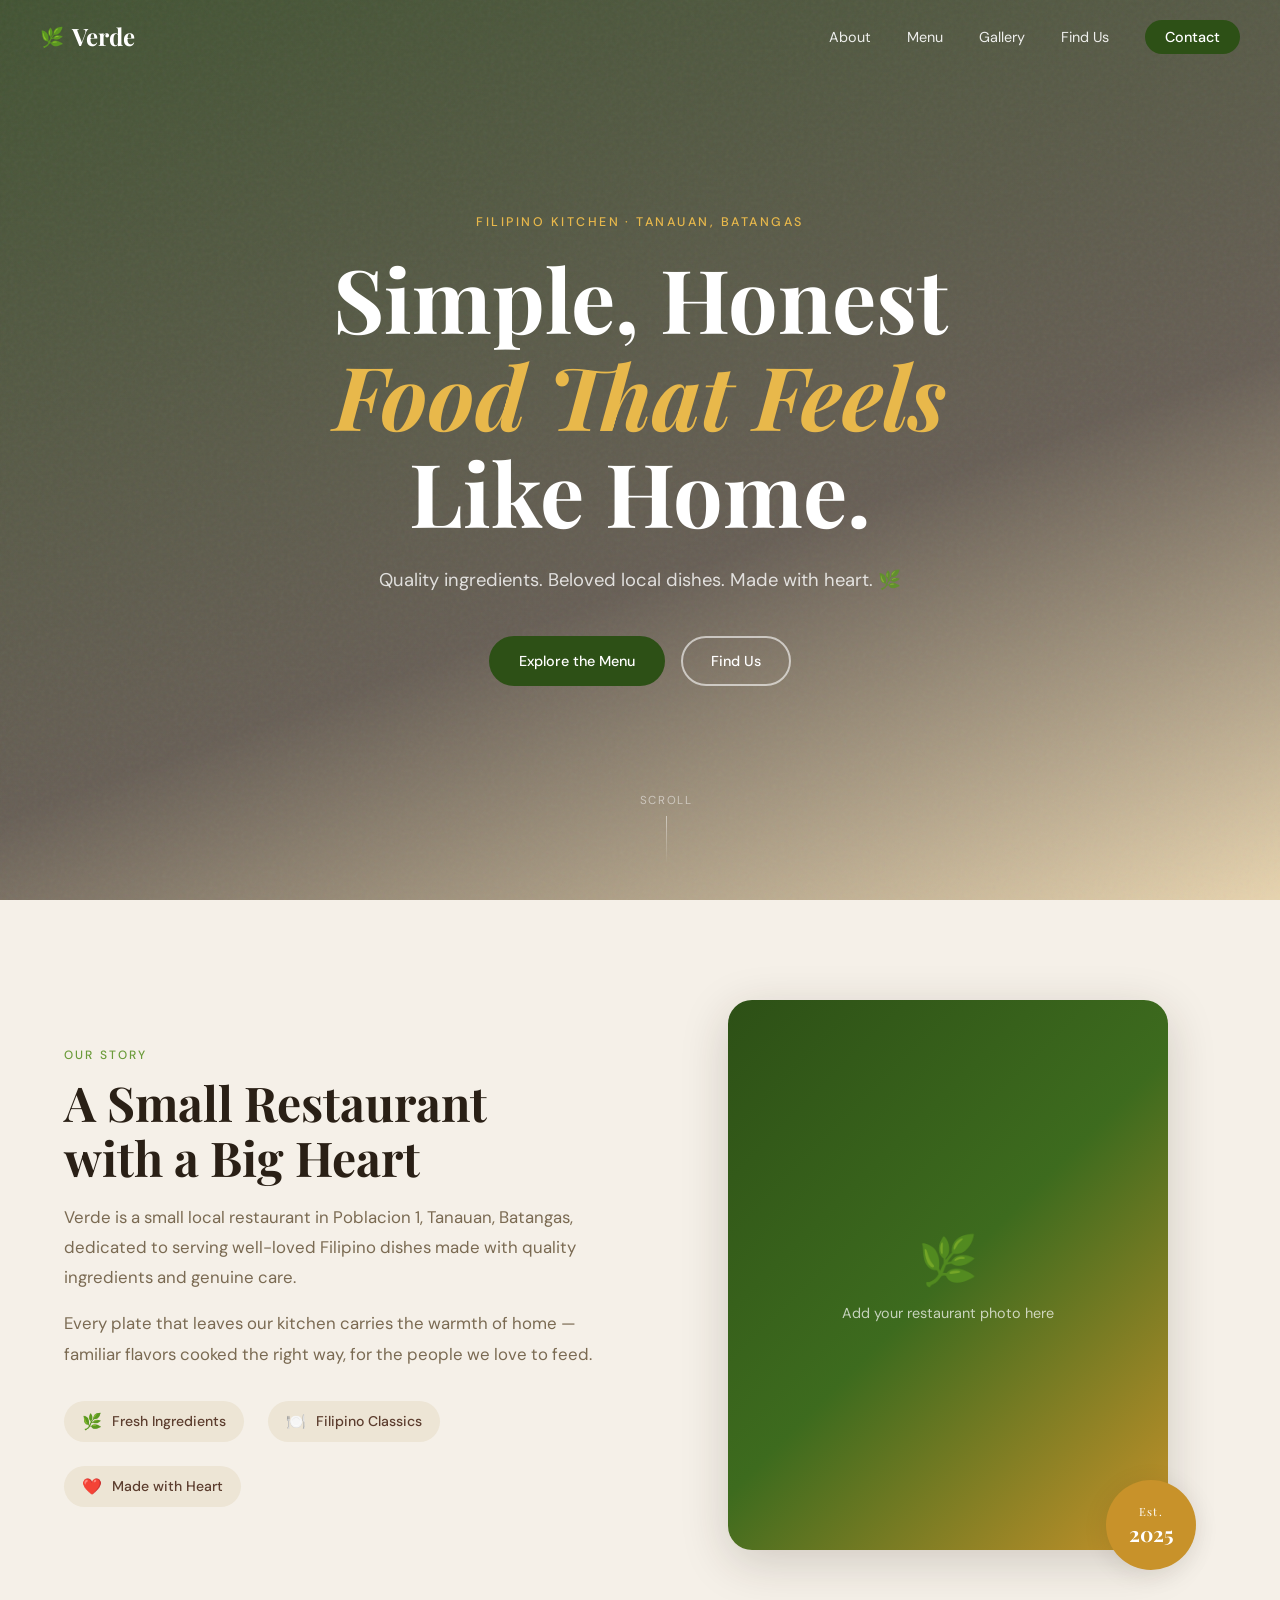
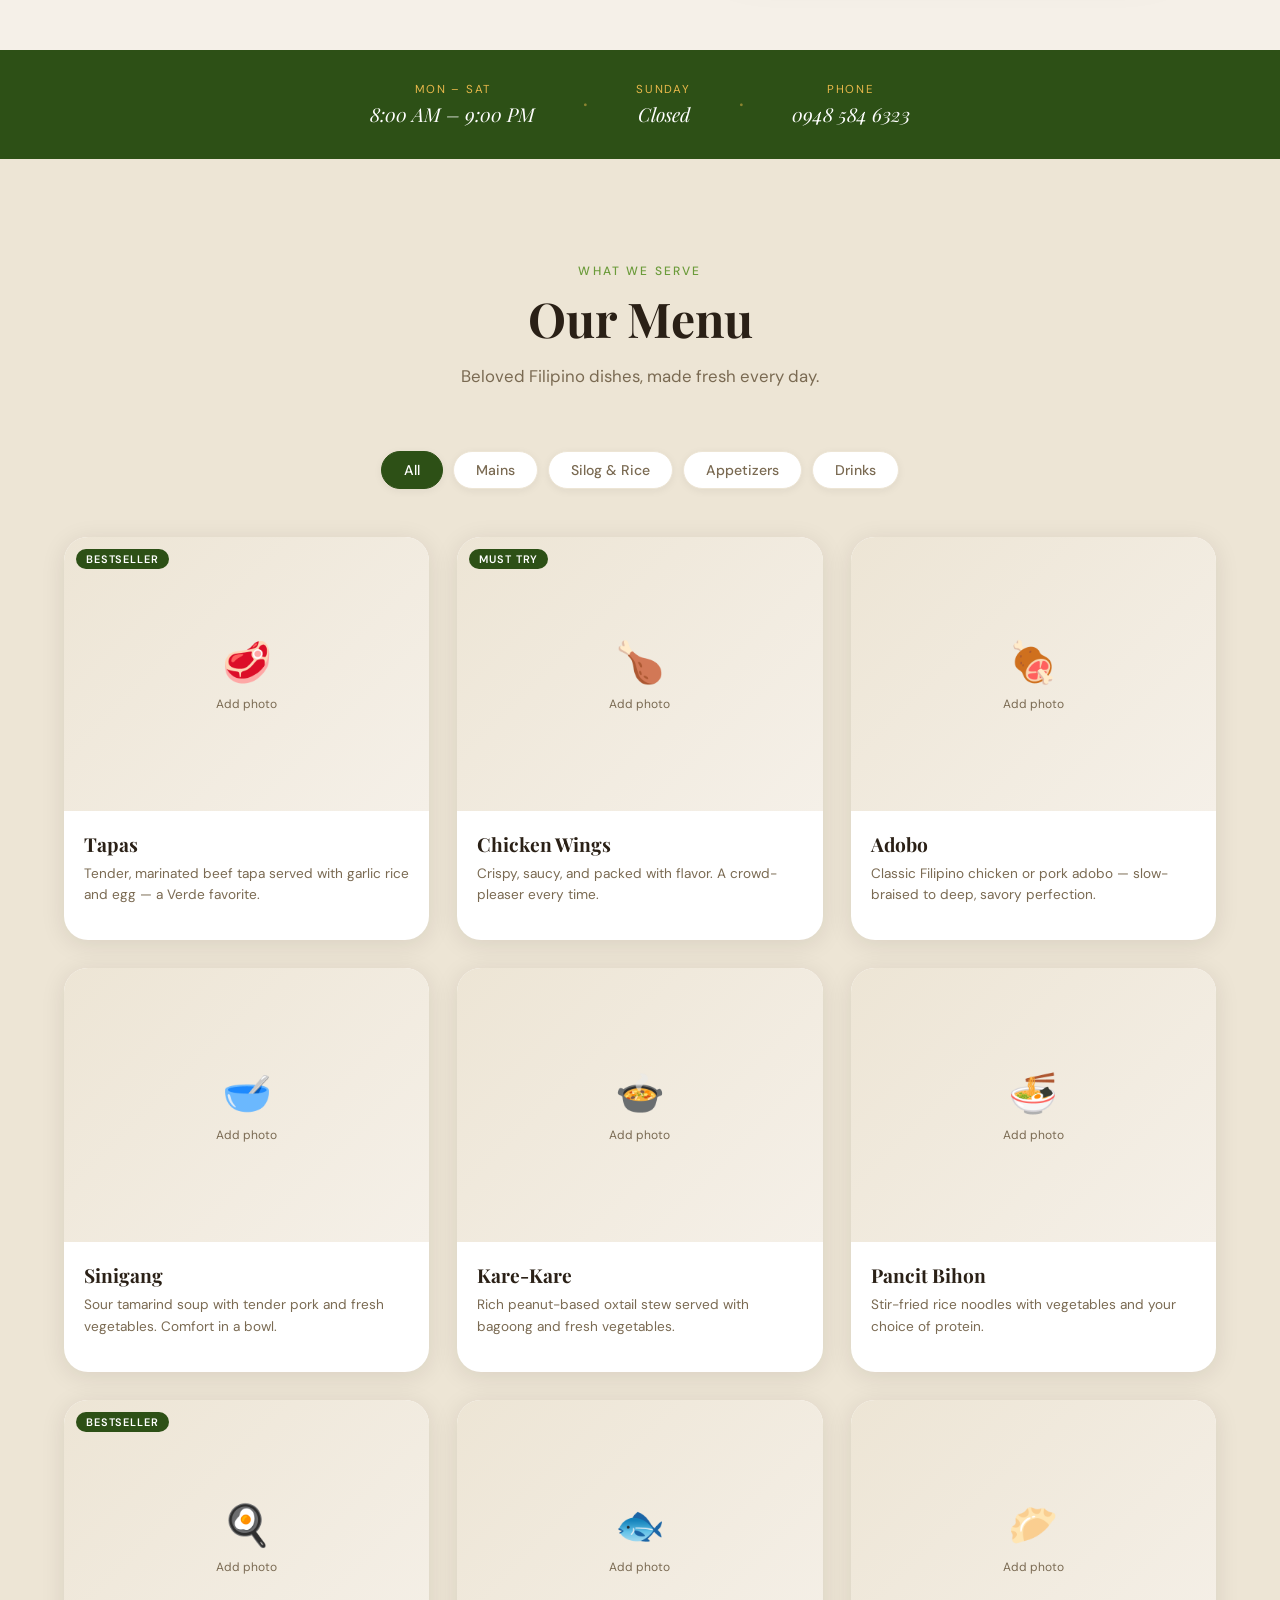
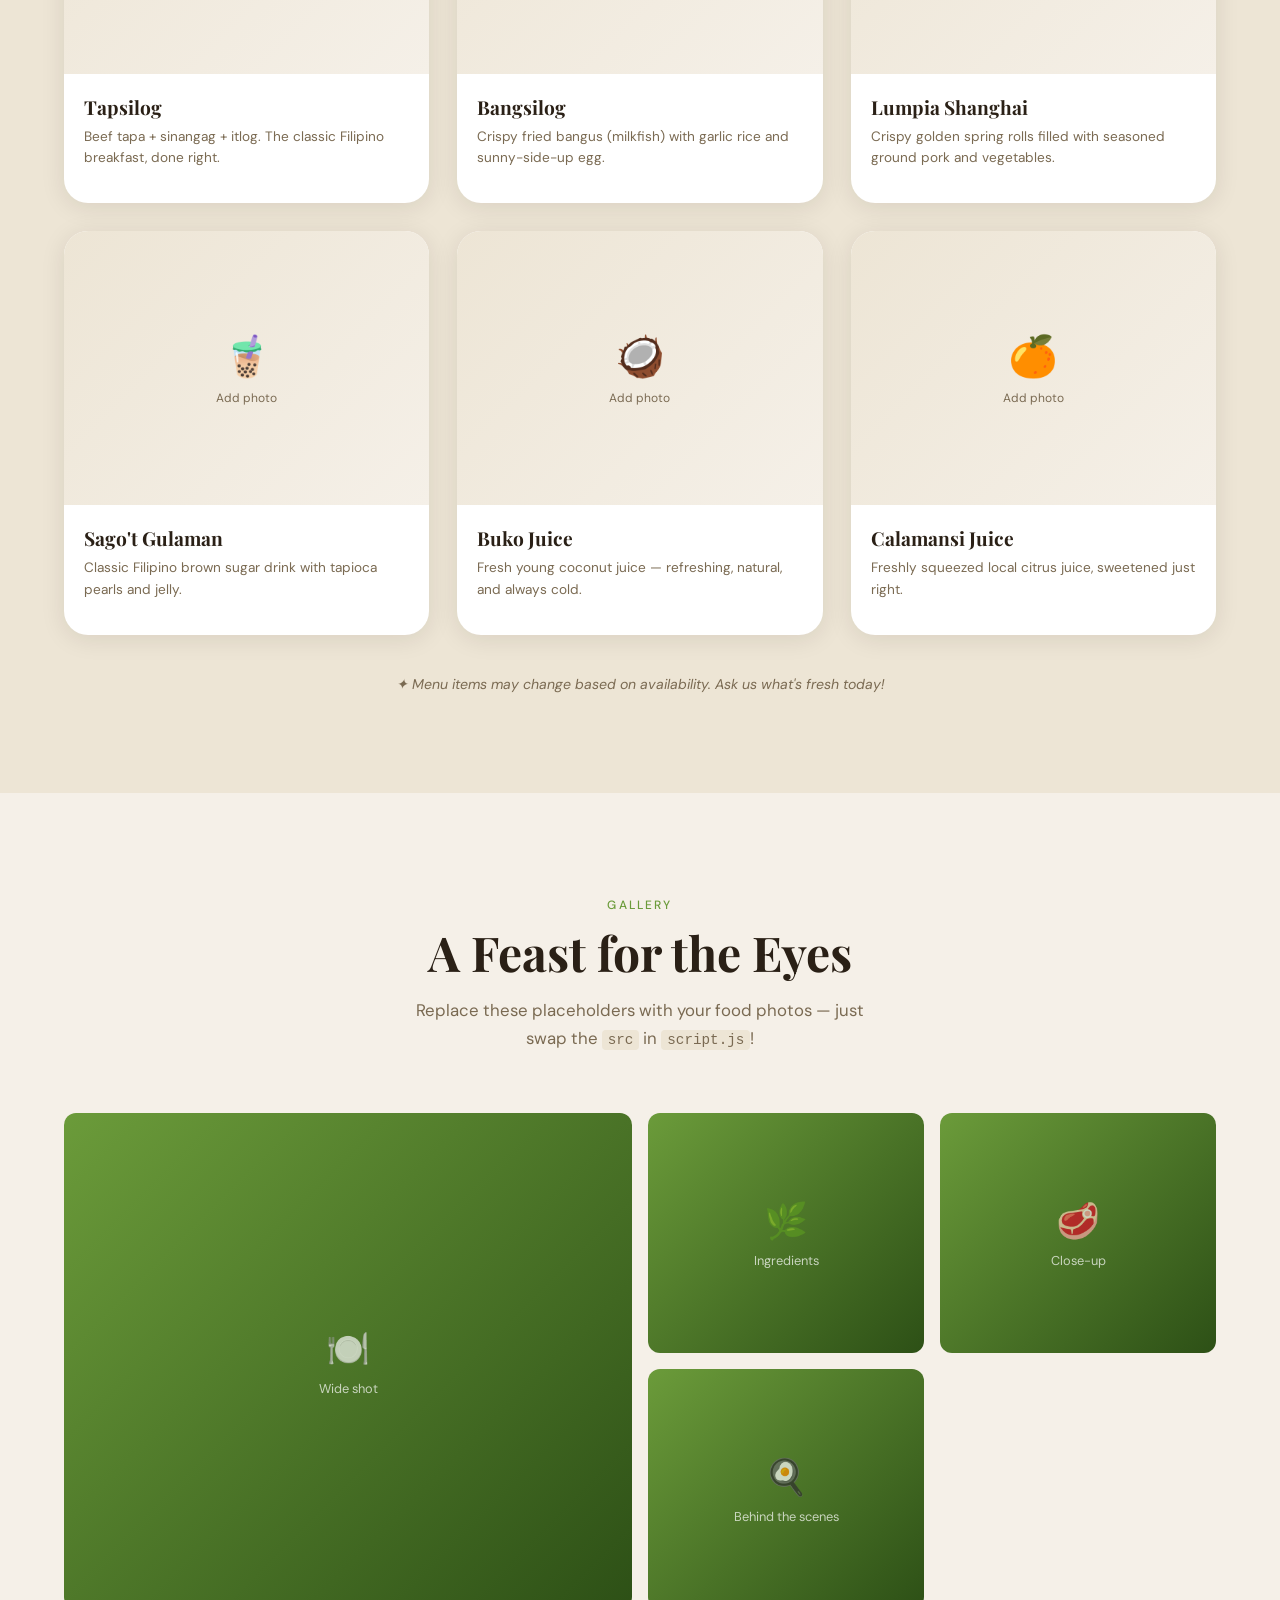
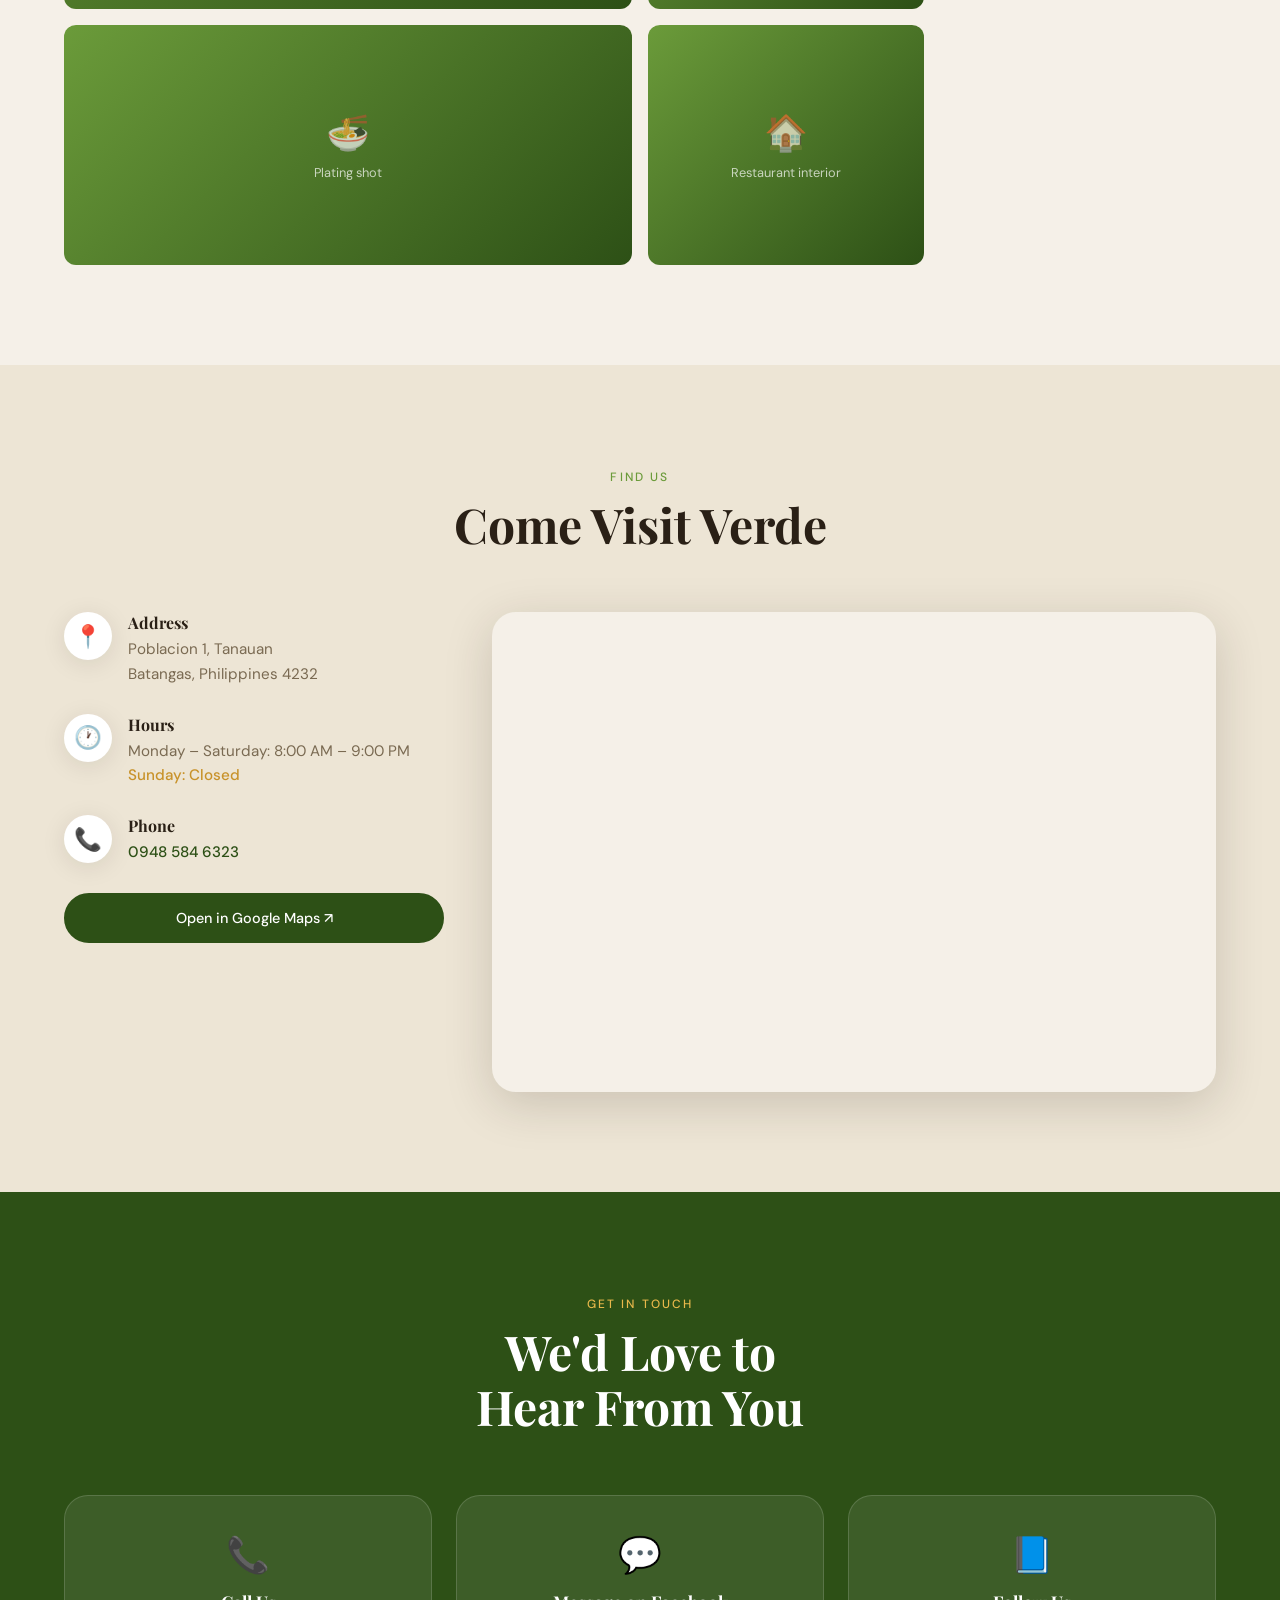
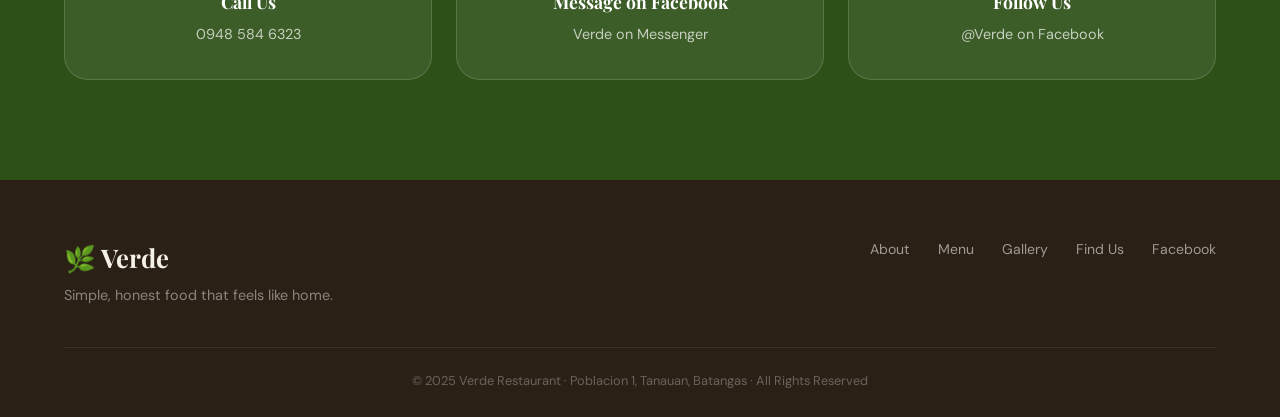
<file: index.html>
<!DOCTYPE html>
<html lang="en">
<head>
  <meta charset="UTF-8" />
  <meta name="viewport" content="width=device-width, initial-scale=1.0" />
  <title>Verde — Filipino Kitchen, Tanauan</title>
  <link rel="preconnect" href="https://fonts.googleapis.com" />
  <link rel="preconnect" href="https://fonts.gstatic.com" crossorigin />
  <link href="https://fonts.googleapis.com/css2?family=Playfair+Display:ital,wght@0,400;0,700;1,400;1,700&family=DM+Sans:wght@300;400;500&family=Cormorant+Garamond:ital,wght@0,300;0,400;1,300;1,400&display=swap" rel="stylesheet" />
  <link rel="stylesheet" href="style.css" />
</head>
<body>

  <!-- NAV -->
  <nav class="nav" id="nav">
    <div class="nav__logo">
      <span class="nav__logo-leaf">🌿</span>
      <span>Verde</span>
    </div>
    <ul class="nav__links">
      <li><a href="#about">About</a></li>
      <li><a href="#menu">Menu</a></li>
      <li><a href="#gallery">Gallery</a></li>
      <li><a href="#location">Find Us</a></li>
      <li><a href="#contact" class="nav__cta">Contact</a></li>
    </ul>
    <button class="nav__burger" id="burger" aria-label="Open menu">
      <span></span><span></span><span></span>
    </button>
  </nav>

  <!-- MOBILE MENU -->
  <div class="mobile-menu" id="mobileMenu">
    <button class="mobile-menu__close" id="closeMenu">✕</button>
    <ul>
      <li><a href="#about" class="mm-link">About</a></li>
      <li><a href="#menu" class="mm-link">Menu</a></li>
      <li><a href="#gallery" class="mm-link">Gallery</a></li>
      <li><a href="#location" class="mm-link">Find Us</a></li>
      <li><a href="#contact" class="mm-link">Contact</a></li>
    </ul>
  </div>

  <!-- HERO -->
  <section class="hero" id="hero">
    <div class="hero__bg"></div>
    <div class="hero__grain"></div>
    <div class="hero__content">
      <p class="hero__eyebrow">Filipino Kitchen · Tanauan, Batangas</p>
      <h1 class="hero__title">
        Simple, Honest<br />
        <em>Food That Feels</em><br />
        Like Home.
      </h1>
      <p class="hero__sub">Quality ingredients. Beloved local dishes. Made with heart. 🌿</p>
      <div class="hero__actions">
        <a href="#menu" class="btn btn--primary">Explore the Menu</a>
        <a href="#location" class="btn btn--ghost">Find Us</a>
      </div>
    </div>
    <div class="hero__scroll">
      <span>Scroll</span>
      <div class="hero__scroll-line"></div>
    </div>
  </section>

  <!-- ABOUT -->
  <section class="about section" id="about">
    <div class="container">
      <div class="about__grid">
        <div class="about__text">
          <span class="label">Our Story</span>
          <h2 class="section-title">A Small Restaurant<br />with a Big Heart</h2>
          <p>Verde is a small local restaurant in Poblacion 1, Tanauan, Batangas, dedicated to serving well-loved Filipino dishes made with quality ingredients and genuine care.</p>
          <p>Every plate that leaves our kitchen carries the warmth of home — familiar flavors cooked the right way, for the people we love to feed.</p>
          <div class="about__pillars">
            <div class="pillar">
              <span class="pillar__icon">🌿</span>
              <span>Fresh Ingredients</span>
            </div>
            <div class="pillar">
              <span class="pillar__icon">🍽️</span>
              <span>Filipino Classics</span>
            </div>
            <div class="pillar">
              <span class="pillar__icon">❤️</span>
              <span>Made with Heart</span>
            </div>
          </div>
        </div>
        <div class="about__visual">
          <div class="about__card about__card--large">
            <div class="about__img-placeholder">
              <span>🌿</span>
              <p>Add your restaurant photo here</p>
            </div>
          </div>
          <div class="about__badge">
            <span class="badge-text">Est.</span>
            <span class="badge-year">2025</span>
          </div>
        </div>
      </div>
    </div>
  </section>

  <!-- HOURS BAND -->
  <div class="hours-band">
    <div class="hours-band__inner">
      <div class="hours-item">
        <span class="hours-item__label">Mon – Sat</span>
        <span class="hours-item__time">8:00 AM – 9:00 PM</span>
      </div>
      <div class="hours-divider">·</div>
      <div class="hours-item">
        <span class="hours-item__label">Sunday</span>
        <span class="hours-item__time">Closed</span>
      </div>
      <div class="hours-divider">·</div>
      <div class="hours-item">
        <span class="hours-item__label">Phone</span>
        <span class="hours-item__time">0948 584 6323</span>
      </div>
    </div>
  </div>

  <!-- MENU -->
  <section class="menu section" id="menu">
    <div class="container">
      <div class="section-header">
        <span class="label">What We Serve</span>
        <h2 class="section-title">Our Menu</h2>
        <p class="section-sub">Beloved Filipino dishes, made fresh every day.</p>
      </div>

      <div class="menu__tabs">
        <button class="menu__tab active" data-tab="all">All</button>
        <button class="menu__tab" data-tab="mains">Mains</button>
        <button class="menu__tab" data-tab="silog">Silog &amp; Rice</button>
        <button class="menu__tab" data-tab="appetizers">Appetizers</button>
        <button class="menu__tab" data-tab="drinks">Drinks</button>
      </div>

      <div class="menu__grid" id="menuGrid">
        <!-- Items are injected by JS -->
      </div>

      <p class="menu__note">✦ Menu items may change based on availability. Ask us what's fresh today!</p>
    </div>
  </section>

  <!-- GALLERY -->
  <section class="gallery section" id="gallery">
    <div class="container">
      <div class="section-header">
        <span class="label">Gallery</span>
        <h2 class="section-title">A Feast for the Eyes</h2>
        <p class="section-sub">Replace these placeholders with your food photos — just swap the <code>src</code> in <code>script.js</code>!</p>
      </div>
      <div class="gallery__grid" id="galleryGrid">
        <!-- Injected by JS -->
      </div>
    </div>
  </section>

  <!-- LOCATION -->
  <section class="location section" id="location">
    <div class="container">
      <div class="section-header">
        <span class="label">Find Us</span>
        <h2 class="section-title">Come Visit Verde</h2>
      </div>
      <div class="location__grid">
        <div class="location__info">
          <div class="loc-item">
            <div class="loc-item__icon">📍</div>
            <div>
              <h4>Address</h4>
              <p>Poblacion 1, Tanauan<br />Batangas, Philippines 4232</p>
            </div>
          </div>
          <div class="loc-item">
            <div class="loc-item__icon">🕐</div>
            <div>
              <h4>Hours</h4>
              <p>Monday – Saturday: 8:00 AM – 9:00 PM<br /><span class="closed">Sunday: Closed</span></p>
            </div>
          </div>
          <div class="loc-item">
            <div class="loc-item__icon">📞</div>
            <div>
              <h4>Phone</h4>
              <p><a href="tel:09485846323">0948 584 6323</a></p>
            </div>
          </div>
          <a href="https://maps.google.com/?q=14.088719,121.150919" target="_blank" class="btn btn--primary btn--full">Open in Google Maps ↗</a>
        </div>
        <div class="location__map">
          <iframe
            src="https://www.google.com/maps/embed/v1/place?key=AIzaSyD-9tSrke72PouQMnMX-a7eZSW0jkFMBWY&q=14.088719,121.150919&zoom=16"
            width="100%"
            height="100%"
            style="border:0;"
            allowfullscreen=""
            loading="lazy"
            referrerpolicy="no-referrer-when-downgrade"
            title="Verde Restaurant Location">
          </iframe>
          <!-- Fallback static map -->
          <div class="map-fallback" id="mapFallback">
            <div class="map-pin">📍</div>
            <p>Poblacion 1, Tanauan, Batangas</p>
            <a href="https://maps.google.com/?q=14.088719,121.150919" target="_blank" class="btn btn--primary">View on Google Maps ↗</a>
          </div>
        </div>
      </div>
    </div>
  </section>

  <!-- CONTACT -->
  <section class="contact section" id="contact">
    <div class="container">
      <div class="contact__inner">
        <div class="section-header">
          <span class="label">Get in Touch</span>
          <h2 class="section-title">We'd Love to<br />Hear From You</h2>
        </div>
        <div class="contact__cards">
          <a href="tel:09485846323" class="contact-card">
            <span class="contact-card__icon">📞</span>
            <h4>Call Us</h4>
            <p>0948 584 6323</p>
          </a>
          <a href="https://www.facebook.com/messages/t/61575734294008/" target="_blank" class="contact-card">
            <span class="contact-card__icon">💬</span>
            <h4>Message on Facebook</h4>
            <p>Verde on Messenger</p>
          </a>
          <a href="https://www.facebook.com/profile.php?id=61575734294008" target="_blank" class="contact-card">
            <span class="contact-card__icon">📘</span>
            <h4>Follow Us</h4>
            <p>@Verde on Facebook</p>
          </a>
        </div>
      </div>
    </div>
  </section>

  <!-- FOOTER -->
  <footer class="footer">
    <div class="container">
      <div class="footer__inner">
        <div class="footer__brand">
          <span class="footer__logo">🌿 Verde</span>
          <p>Simple, honest food that feels like home.</p>
        </div>
        <div class="footer__links">
          <a href="#about">About</a>
          <a href="#menu">Menu</a>
          <a href="#gallery">Gallery</a>
          <a href="#location">Find Us</a>
          <a href="https://www.facebook.com/profile.php?id=61575734294008" target="_blank">Facebook</a>
        </div>
      </div>
      <div class="footer__bottom">
        <p>© 2025 Verde Restaurant · Poblacion 1, Tanauan, Batangas · All Rights Reserved</p>
      </div>
    </div>
  </footer>

  <script src="script.js"></script>
</body>
</html>
</file>
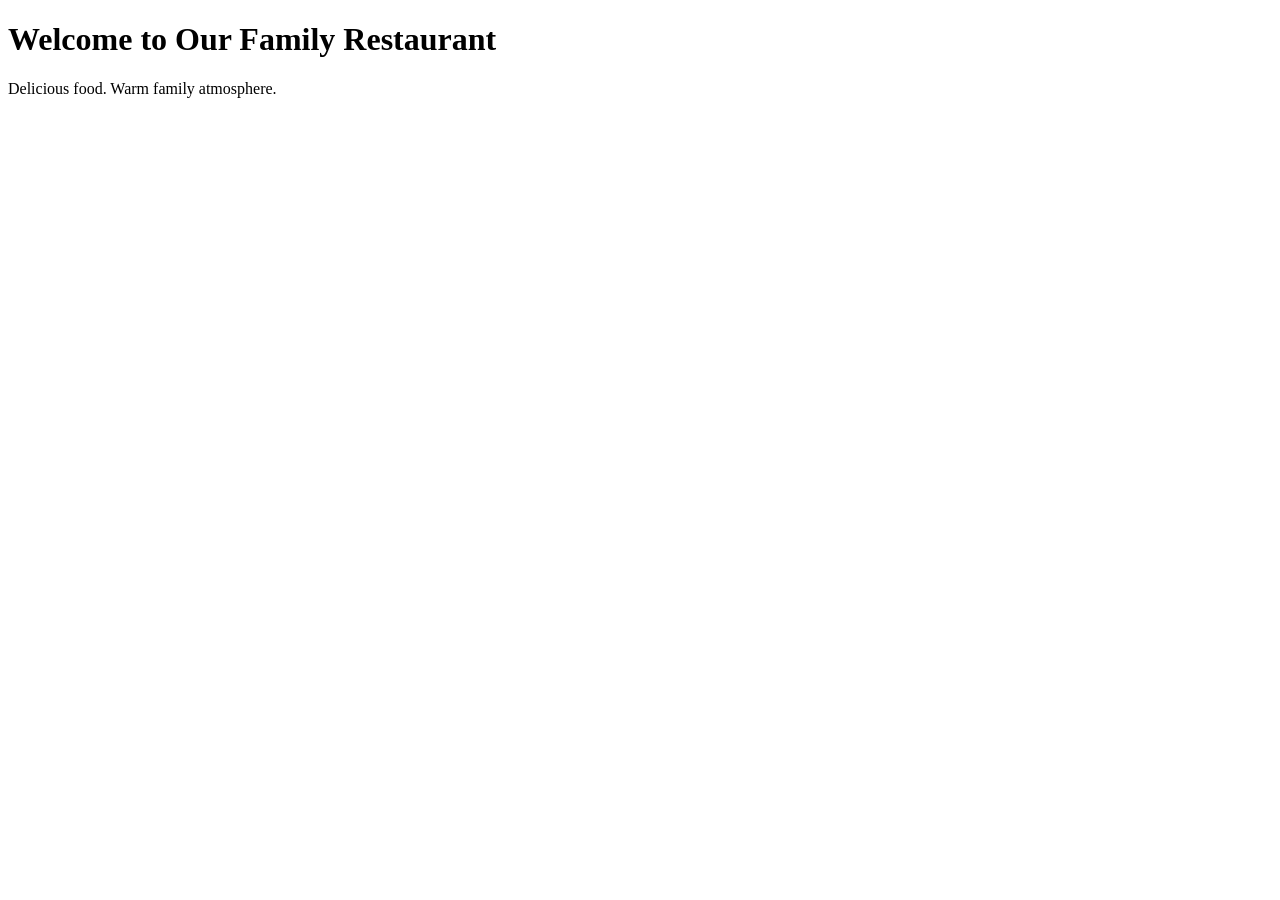
<file: front-end/index.html>
<!DOCTYPE html>
<html lang="en">
<head>
  <meta charset="UTF-8" />
  <meta name="viewport" content="width=device-width, initial-scale=1.0" />

  <title>Family Restaurant</title>
</head>
<body>

  <h1>Welcome to Our Family Restaurant</h1>

  <p>
    Delicious food. Warm family atmosphere.
  </p>

</body>
</html>
</file>
<file: style.css>
/* ============================================
   VERDE RESTAURANT — style.css
   Earthy, warm, Filipino home-kitchen aesthetic
   ============================================ */

:root {
  --cream:       #F5F0E8;
  --cream-dark:  #EDE5D5;
  --green:       #2D5016;
  --green-mid:   #3D6B1E;
  --green-light: #6B9B3A;
  --gold:        #C8922A;
  --gold-light:  #E8B84B;
  --brown:       #5C3D2E;
  --text:        #2A2016;
  --text-muted:  #7A6A52;
  --white:       #FFFFFF;

  --font-display: 'Playfair Display', Georgia, serif;
  --font-body:    'DM Sans', sans-serif;
  --font-accent:  'Cormorant Garamond', Georgia, serif;

  --radius: 12px;
  --radius-lg: 24px;
  --shadow: 0 4px 24px rgba(42, 32, 22, 0.10);
  --shadow-lg: 0 12px 48px rgba(42, 32, 22, 0.18);
  --transition: all 0.35s cubic-bezier(0.4, 0, 0.2, 1);
}

/* ---- RESET ---- */
*, *::before, *::after { box-sizing: border-box; margin: 0; padding: 0; }
html { scroll-behavior: smooth; font-size: 16px; }
body {
  font-family: var(--font-body);
  background: var(--cream);
  color: var(--text);
  overflow-x: hidden;
}
img { max-width: 100%; display: block; }
a { color: inherit; text-decoration: none; }
ul { list-style: none; }
code { font-size: 0.85em; background: var(--cream-dark); padding: 2px 6px; border-radius: 4px; }

/* ---- UTILITIES ---- */
.container { max-width: 1200px; margin: 0 auto; padding: 0 24px; }
.section { padding: 100px 0; }
.label {
  display: inline-block;
  font-family: var(--font-body);
  font-size: 0.75rem;
  font-weight: 500;
  letter-spacing: 0.18em;
  text-transform: uppercase;
  color: var(--green-light);
  margin-bottom: 12px;
}
.section-title {
  font-family: var(--font-display);
  font-size: clamp(2rem, 4vw, 3rem);
  font-weight: 700;
  line-height: 1.15;
  color: var(--text);
  margin-bottom: 16px;
}
.section-title em { font-style: italic; color: var(--green); }
.section-sub { font-size: 1.05rem; color: var(--text-muted); max-width: 480px; line-height: 1.7; }
.section-header { text-align: center; margin-bottom: 60px; }
.section-header .section-sub { margin: 0 auto; }

/* ---- BUTTONS ---- */
.btn {
  display: inline-flex;
  align-items: center;
  gap: 8px;
  padding: 14px 28px;
  border-radius: 50px;
  font-family: var(--font-body);
  font-size: 0.9rem;
  font-weight: 500;
  cursor: pointer;
  transition: var(--transition);
  border: 2px solid transparent;
  white-space: nowrap;
}
.btn--primary {
  background: var(--green);
  color: var(--white);
  border-color: var(--green);
}
.btn--primary:hover { background: var(--green-mid); border-color: var(--green-mid); transform: translateY(-2px); box-shadow: var(--shadow); }
.btn--ghost {
  background: transparent;
  color: var(--white);
  border-color: rgba(255,255,255,0.6);
}
.btn--ghost:hover { background: rgba(255,255,255,0.1); border-color: var(--white); }
.btn--full { width: 100%; justify-content: center; }

/* ---- NAV ---- */
.nav {
  position: fixed;
  top: 0; left: 0; right: 0;
  z-index: 1000;
  padding: 20px 40px;
  display: flex;
  align-items: center;
  justify-content: space-between;
  transition: var(--transition);
}
.nav.scrolled {
  background: rgba(245, 240, 232, 0.96);
  backdrop-filter: blur(12px);
  padding: 14px 40px;
  box-shadow: 0 2px 20px rgba(42,32,22,0.10);
}
.nav.scrolled .nav__logo { color: var(--text); }
.nav.scrolled .nav__links a { color: var(--text); }
.nav.scrolled .nav__links a:hover { color: var(--green); }
.nav__logo {
  font-family: var(--font-display);
  font-size: 1.5rem;
  font-weight: 700;
  color: var(--white);
  display: flex;
  align-items: center;
  gap: 8px;
  transition: var(--transition);
}
.nav__logo-leaf { font-size: 1.2rem; }
.nav__links {
  display: flex;
  align-items: center;
  gap: 36px;
}
.nav__links a {
  font-size: 0.9rem;
  font-weight: 400;
  color: rgba(255,255,255,0.9);
  transition: var(--transition);
  position: relative;
}
.nav__links a::after {
  content: '';
  position: absolute;
  bottom: -3px; left: 0;
  width: 0; height: 1.5px;
  background: var(--gold-light);
  transition: var(--transition);
}
.nav__links a:hover::after { width: 100%; }
.nav__cta {
  background: var(--green) !important;
  color: var(--white) !important;
  padding: 8px 20px;
  border-radius: 50px;
  font-weight: 500 !important;
}
.nav__cta:hover { background: var(--green-mid) !important; }
.nav__cta::after { display: none !important; }
.nav__burger {
  display: none;
  flex-direction: column;
  gap: 5px;
  background: none;
  border: none;
  cursor: pointer;
  padding: 4px;
}
.nav__burger span {
  display: block;
  width: 24px;
  height: 2px;
  background: var(--white);
  border-radius: 2px;
  transition: var(--transition);
}
.nav.scrolled .nav__burger span { background: var(--text); }

/* ---- MOBILE MENU ---- */
.mobile-menu {
  position: fixed;
  inset: 0;
  background: var(--green);
  z-index: 2000;
  display: flex;
  flex-direction: column;
  align-items: center;
  justify-content: center;
  opacity: 0;
  pointer-events: none;
  transition: opacity 0.3s ease;
}
.mobile-menu.open { opacity: 1; pointer-events: all; }
.mobile-menu ul { text-align: center; }
.mobile-menu li { margin: 16px 0; }
.mobile-menu a {
  font-family: var(--font-display);
  font-size: 2rem;
  color: var(--cream);
  font-style: italic;
  transition: var(--transition);
}
.mobile-menu a:hover { color: var(--gold-light); }
.mobile-menu__close {
  position: absolute;
  top: 24px; right: 28px;
  background: none;
  border: none;
  color: var(--cream);
  font-size: 1.5rem;
  cursor: pointer;
}

/* ---- HERO ---- */
.hero {
  position: relative;
  min-height: 100vh;
  display: flex;
  align-items: center;
  justify-content: center;
  overflow: hidden;
}
.hero__bg {
  position: absolute;
  inset: 0;
  background:
    linear-gradient(160deg, rgba(26,48,10,0.82) 0%, rgba(42,32,22,0.70) 60%, rgba(200,146,42,0.30) 100%),
    url('https://images.unsplash.com/photo-1504674900247-0877df9cc836?w=1600&q=80') center/cover no-repeat;
  z-index: 0;
}
.hero__grain {
  position: absolute;
  inset: 0;
  background-image: url("data:image/svg+xml,%3Csvg viewBox='0 0 256 256' xmlns='http://www.w3.org/2000/svg'%3E%3Cfilter id='noise'%3E%3CfeTurbulence type='fractalNoise' baseFrequency='0.9' numOctaves='4' stitchTiles='stitch'/%3E%3C/filter%3E%3Crect width='100%25' height='100%25' filter='url(%23noise)' opacity='0.06'/%3E%3C/svg%3E");
  z-index: 1;
  pointer-events: none;
}
.hero__content {
  position: relative;
  z-index: 2;
  text-align: center;
  max-width: 760px;
  padding: 0 24px;
  animation: fadeUp 1s ease both;
}
.hero__eyebrow {
  font-size: 0.78rem;
  letter-spacing: 0.2em;
  text-transform: uppercase;
  color: var(--gold-light);
  font-weight: 500;
  margin-bottom: 20px;
  animation: fadeUp 1s 0.1s ease both;
}
.hero__title {
  font-family: var(--font-display);
  font-size: clamp(2.8rem, 7vw, 5.5rem);
  font-weight: 700;
  color: var(--white);
  line-height: 1.1;
  margin-bottom: 24px;
  animation: fadeUp 1s 0.2s ease both;
}
.hero__title em {
  font-style: italic;
  color: var(--gold-light);
}
.hero__sub {
  font-size: 1.15rem;
  color: rgba(255,255,255,0.80);
  line-height: 1.7;
  margin-bottom: 40px;
  animation: fadeUp 1s 0.3s ease both;
}
.hero__actions {
  display: flex;
  gap: 16px;
  justify-content: center;
  flex-wrap: wrap;
  animation: fadeUp 1s 0.4s ease both;
}
.hero__scroll {
  position: absolute;
  bottom: 36px;
  left: 50%;
  transform: translateX(-50%);
  z-index: 2;
  display: flex;
  flex-direction: column;
  align-items: center;
  gap: 8px;
  color: rgba(255,255,255,0.5);
  font-size: 0.72rem;
  letter-spacing: 0.15em;
  text-transform: uppercase;
  animation: fadeUp 1s 0.8s ease both;
}
.hero__scroll-line {
  width: 1px;
  height: 48px;
  background: linear-gradient(to bottom, rgba(255,255,255,0.5), transparent);
  animation: scrollLine 2s ease infinite;
}
@keyframes scrollLine {
  0%, 100% { opacity: 0.4; transform: scaleY(1); }
  50% { opacity: 1; transform: scaleY(0.5); }
}

/* ---- ABOUT ---- */
.about { background: var(--cream); }
.about__grid {
  display: grid;
  grid-template-columns: 1fr 1fr;
  gap: 80px;
  align-items: center;
}
.about__text .section-title { text-align: left; }
.about__text p {
  font-size: 1.05rem;
  color: var(--text-muted);
  line-height: 1.8;
  margin-bottom: 16px;
}
.about__pillars {
  display: flex;
  gap: 24px;
  margin-top: 32px;
  flex-wrap: wrap;
}
.pillar {
  display: flex;
  align-items: center;
  gap: 10px;
  background: var(--cream-dark);
  padding: 10px 18px;
  border-radius: 50px;
  font-size: 0.88rem;
  font-weight: 500;
  color: var(--brown);
}
.pillar__icon { font-size: 1rem; }
.about__visual {
  position: relative;
  display: flex;
  justify-content: center;
}
.about__card--large {
  width: 100%;
  max-width: 440px;
  aspect-ratio: 4/5;
  border-radius: var(--radius-lg);
  overflow: hidden;
  box-shadow: var(--shadow-lg);
}
.about__img-placeholder {
  width: 100%;
  height: 100%;
  background: linear-gradient(135deg, var(--green) 0%, var(--green-mid) 50%, var(--gold) 100%);
  display: flex;
  flex-direction: column;
  align-items: center;
  justify-content: center;
  gap: 12px;
  color: rgba(255,255,255,0.7);
  font-size: 0.9rem;
  text-align: center;
  padding: 24px;
}
.about__img-placeholder span { font-size: 3rem; }
.about__badge {
  position: absolute;
  bottom: -20px;
  right: 20px;
  background: var(--gold);
  color: var(--white);
  border-radius: 50%;
  width: 90px; height: 90px;
  display: flex;
  flex-direction: column;
  align-items: center;
  justify-content: center;
  box-shadow: var(--shadow);
  font-family: var(--font-display);
}
.badge-text { font-size: 0.7rem; font-weight: 400; letter-spacing: 0.1em; }
.badge-year { font-size: 1.3rem; font-weight: 700; }

/* ---- HOURS BAND ---- */
.hours-band {
  background: var(--green);
  padding: 32px 0;
}
.hours-band__inner {
  max-width: 1200px;
  margin: 0 auto;
  padding: 0 24px;
  display: flex;
  align-items: center;
  justify-content: center;
  gap: 48px;
  flex-wrap: wrap;
}
.hours-item { text-align: center; }
.hours-item__label {
  display: block;
  font-size: 0.72rem;
  letter-spacing: 0.15em;
  text-transform: uppercase;
  color: var(--gold-light);
  margin-bottom: 4px;
}
.hours-item__time {
  font-family: var(--font-display);
  font-size: 1.2rem;
  color: var(--white);
  font-style: italic;
}
.hours-divider {
  color: var(--gold-light);
  font-size: 1.5rem;
  opacity: 0.5;
}

/* ---- MENU ---- */
.menu { background: var(--cream-dark); }
.menu__tabs {
  display: flex;
  gap: 10px;
  justify-content: center;
  flex-wrap: wrap;
  margin-bottom: 48px;
}
.menu__tab {
  padding: 9px 22px;
  border-radius: 50px;
  border: 1.5px solid var(--cream-dark);
  background: var(--white);
  font-family: var(--font-body);
  font-size: 0.88rem;
  font-weight: 500;
  color: var(--text-muted);
  cursor: pointer;
  transition: var(--transition);
  box-shadow: 0 2px 8px rgba(42,32,22,0.06);
}
.menu__tab:hover, .menu__tab.active {
  background: var(--green);
  color: var(--white);
  border-color: var(--green);
}
.menu__grid {
  display: grid;
  grid-template-columns: repeat(auto-fill, minmax(280px, 1fr));
  gap: 28px;
}
.menu-card {
  background: var(--white);
  border-radius: var(--radius-lg);
  overflow: hidden;
  box-shadow: var(--shadow);
  transition: var(--transition);
  cursor: default;
}
.menu-card:hover { transform: translateY(-6px); box-shadow: var(--shadow-lg); }
.menu-card__img {
  aspect-ratio: 4/3;
  overflow: hidden;
  background: linear-gradient(135deg, var(--cream-dark), var(--cream));
  display: flex;
  align-items: center;
  justify-content: center;
  font-size: 2.5rem;
  position: relative;
}
.menu-card__img img {
  width: 100%;
  height: 100%;
  object-fit: cover;
  transition: transform 0.5s ease;
}
.menu-card:hover .menu-card__img img { transform: scale(1.06); }
.menu-card__img-placeholder {
  width: 100%;
  height: 100%;
  background: linear-gradient(135deg, var(--cream-dark) 0%, var(--cream) 100%);
  display: flex;
  flex-direction: column;
  align-items: center;
  justify-content: center;
  gap: 8px;
  color: var(--text-muted);
  font-size: 0.75rem;
  text-align: center;
  padding: 16px;
}
.menu-card__img-placeholder span { font-size: 2.5rem; }
.menu-card__tag {
  position: absolute;
  top: 12px; left: 12px;
  background: var(--green);
  color: var(--white);
  font-size: 0.68rem;
  font-weight: 600;
  letter-spacing: 0.08em;
  text-transform: uppercase;
  padding: 3px 10px;
  border-radius: 50px;
}
.menu-card__body { padding: 20px; }
.menu-card__name {
  font-family: var(--font-display);
  font-size: 1.2rem;
  font-weight: 700;
  color: var(--text);
  margin-bottom: 6px;
}
.menu-card__desc {
  font-size: 0.85rem;
  color: var(--text-muted);
  line-height: 1.6;
  margin-bottom: 14px;
}
.menu-card__price {
  font-family: var(--font-display);
  font-size: 1.1rem;
  font-weight: 700;
  color: var(--gold);
}
.menu__note {
  text-align: center;
  margin-top: 40px;
  font-size: 0.88rem;
  color: var(--text-muted);
  font-style: italic;
}

/* ---- GALLERY ---- */
.gallery { background: var(--cream); }
.gallery__grid {
  display: grid;
  grid-template-columns: repeat(4, 1fr);
  grid-auto-rows: 240px;
  gap: 16px;
}
.gallery-item {
  border-radius: var(--radius);
  overflow: hidden;
  cursor: pointer;
  position: relative;
  background: var(--cream-dark);
}
.gallery-item:nth-child(1) { grid-column: span 2; grid-row: span 2; }
.gallery-item:nth-child(5) { grid-column: span 2; }
.gallery-item img {
  width: 100%;
  height: 100%;
  object-fit: cover;
  transition: transform 0.6s cubic-bezier(0.4,0,0.2,1);
}
.gallery-item:hover img { transform: scale(1.08); }
.gallery-item__placeholder {
  width: 100%;
  height: 100%;
  background: linear-gradient(135deg, var(--green-light), var(--green));
  display: flex;
  flex-direction: column;
  align-items: center;
  justify-content: center;
  gap: 8px;
  color: rgba(255,255,255,0.7);
  font-size: 0.8rem;
  text-align: center;
  padding: 16px;
  transition: var(--transition);
}
.gallery-item:hover .gallery-item__placeholder { opacity: 0.85; }
.gallery-item__placeholder span { font-size: 2.2rem; }
.gallery-item__overlay {
  position: absolute;
  inset: 0;
  background: rgba(26,48,10,0.4);
  opacity: 0;
  transition: var(--transition);
  display: flex;
  align-items: center;
  justify-content: center;
}
.gallery-item:hover .gallery-item__overlay { opacity: 1; }
.gallery-item__overlay-icon { font-size: 2rem; color: var(--white); }
.gallery__hint {
  text-align: center;
  margin-top: 20px;
  font-size: 0.85rem;
  color: var(--text-muted);
}

/* ---- LOCATION ---- */
.location { background: var(--cream-dark); }
.location__grid {
  display: grid;
  grid-template-columns: 380px 1fr;
  gap: 48px;
  align-items: start;
}
.location__info { display: flex; flex-direction: column; gap: 28px; }
.loc-item {
  display: flex;
  gap: 16px;
  align-items: flex-start;
}
.loc-item__icon {
  font-size: 1.4rem;
  width: 48px; height: 48px;
  background: var(--white);
  border-radius: 50%;
  display: flex;
  align-items: center;
  justify-content: center;
  flex-shrink: 0;
  box-shadow: var(--shadow);
}
.loc-item h4 {
  font-family: var(--font-display);
  font-size: 1rem;
  font-weight: 700;
  margin-bottom: 4px;
  color: var(--text);
}
.loc-item p { font-size: 0.95rem; color: var(--text-muted); line-height: 1.6; }
.loc-item a { color: var(--green); font-weight: 500; }
.loc-item a:hover { color: var(--gold); }
.closed { color: var(--gold); font-weight: 500; }
.location__map {
  height: 480px;
  border-radius: var(--radius-lg);
  overflow: hidden;
  box-shadow: var(--shadow-lg);
  position: relative;
  background: var(--cream);
}
.location__map iframe {
  width: 100%; height: 100%; border: 0;
  display: block;
}
.map-fallback {
  position: absolute;
  inset: 0;
  background: linear-gradient(135deg, var(--green), var(--green-mid));
  display: none;
  flex-direction: column;
  align-items: center;
  justify-content: center;
  gap: 16px;
  color: var(--white);
  text-align: center;
  padding: 32px;
}
.map-pin { font-size: 3rem; }
.map-fallback p { font-family: var(--font-display); font-size: 1.2rem; font-style: italic; }

/* ---- CONTACT ---- */
.contact { background: var(--green); }
.contact .label { color: var(--gold-light); }
.contact .section-title { color: var(--white); }
.contact__inner { text-align: center; }
.contact__cards {
  display: grid;
  grid-template-columns: repeat(3, 1fr);
  gap: 24px;
  margin-top: 48px;
}
.contact-card {
  background: rgba(255,255,255,0.08);
  border: 1.5px solid rgba(255,255,255,0.15);
  border-radius: var(--radius-lg);
  padding: 36px 24px;
  display: flex;
  flex-direction: column;
  align-items: center;
  gap: 12px;
  transition: var(--transition);
  cursor: pointer;
  text-align: center;
}
.contact-card:hover {
  background: rgba(255,255,255,0.14);
  border-color: var(--gold-light);
  transform: translateY(-4px);
}
.contact-card__icon { font-size: 2.2rem; }
.contact-card h4 {
  font-family: var(--font-display);
  font-size: 1.1rem;
  color: var(--white);
  font-weight: 700;
}
.contact-card p { font-size: 0.9rem; color: rgba(255,255,255,0.7); }

/* ---- FOOTER ---- */
.footer {
  background: var(--text);
  padding: 60px 0 28px;
}
.footer__inner {
  display: flex;
  justify-content: space-between;
  align-items: flex-start;
  gap: 40px;
  margin-bottom: 40px;
  flex-wrap: wrap;
}
.footer__logo {
  font-family: var(--font-display);
  font-size: 1.6rem;
  color: var(--cream);
  font-weight: 700;
  display: block;
  margin-bottom: 10px;
}
.footer__brand p {
  font-size: 0.9rem;
  color: rgba(255,255,255,0.45);
  line-height: 1.6;
  max-width: 280px;
}
.footer__links {
  display: flex;
  gap: 28px;
  flex-wrap: wrap;
  align-items: center;
}
.footer__links a {
  font-size: 0.88rem;
  color: rgba(255,255,255,0.55);
  transition: var(--transition);
}
.footer__links a:hover { color: var(--gold-light); }
.footer__bottom {
  border-top: 1px solid rgba(255,255,255,0.08);
  padding-top: 24px;
  text-align: center;
}
.footer__bottom p { font-size: 0.8rem; color: rgba(255,255,255,0.3); }

/* ---- ANIMATIONS ---- */
@keyframes fadeUp {
  from { opacity: 0; transform: translateY(28px); }
  to   { opacity: 1; transform: translateY(0); }
}
.reveal {
  opacity: 0;
  transform: translateY(36px);
  transition: opacity 0.7s ease, transform 0.7s ease;
}
.reveal.visible {
  opacity: 1;
  transform: translateY(0);
}

/* ---- RESPONSIVE ---- */
@media (max-width: 900px) {
  .nav__links { display: none; }
  .nav__burger { display: flex; }
  .nav { padding: 16px 24px; }
  .nav.scrolled { padding: 12px 24px; }

  .about__grid { grid-template-columns: 1fr; gap: 48px; }
  .about__visual { order: -1; }
  .location__grid { grid-template-columns: 1fr; }
  .location__map { height: 340px; }
  .contact__cards { grid-template-columns: 1fr; }
  .gallery__grid { grid-template-columns: repeat(2, 1fr); }
  .gallery-item:nth-child(1) { grid-column: span 2; grid-row: span 1; }
  .gallery-item:nth-child(5) { grid-column: span 1; }
  .footer__inner { flex-direction: column; }
  .footer__links { gap: 16px; }
  .hours-band__inner { gap: 28px; }
}

@media (max-width: 600px) {
  .section { padding: 70px 0; }
  .hero__actions { flex-direction: column; align-items: center; }
  .gallery__grid { grid-template-columns: 1fr 1fr; grid-auto-rows: 180px; }
  .contact__cards { grid-template-columns: 1fr; gap: 16px; }
  .menu__grid { grid-template-columns: 1fr; }
}
</file>
